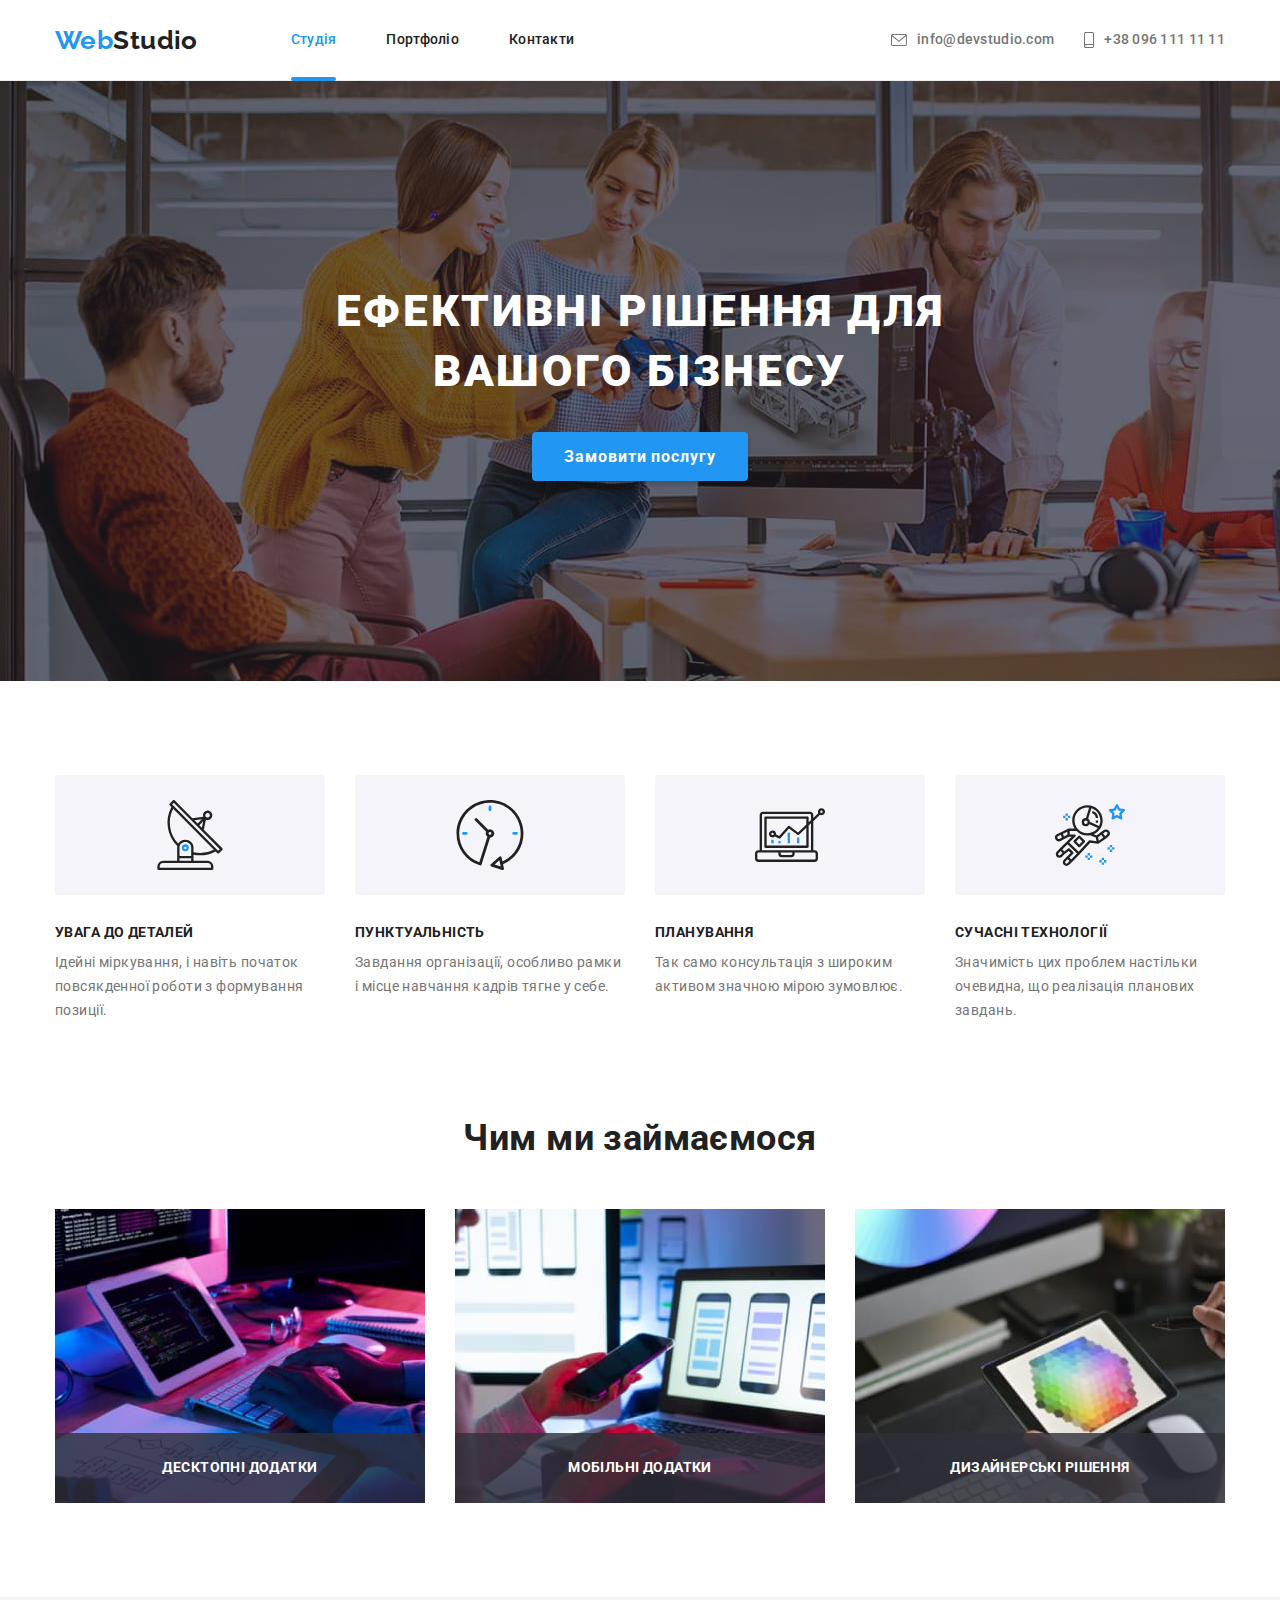
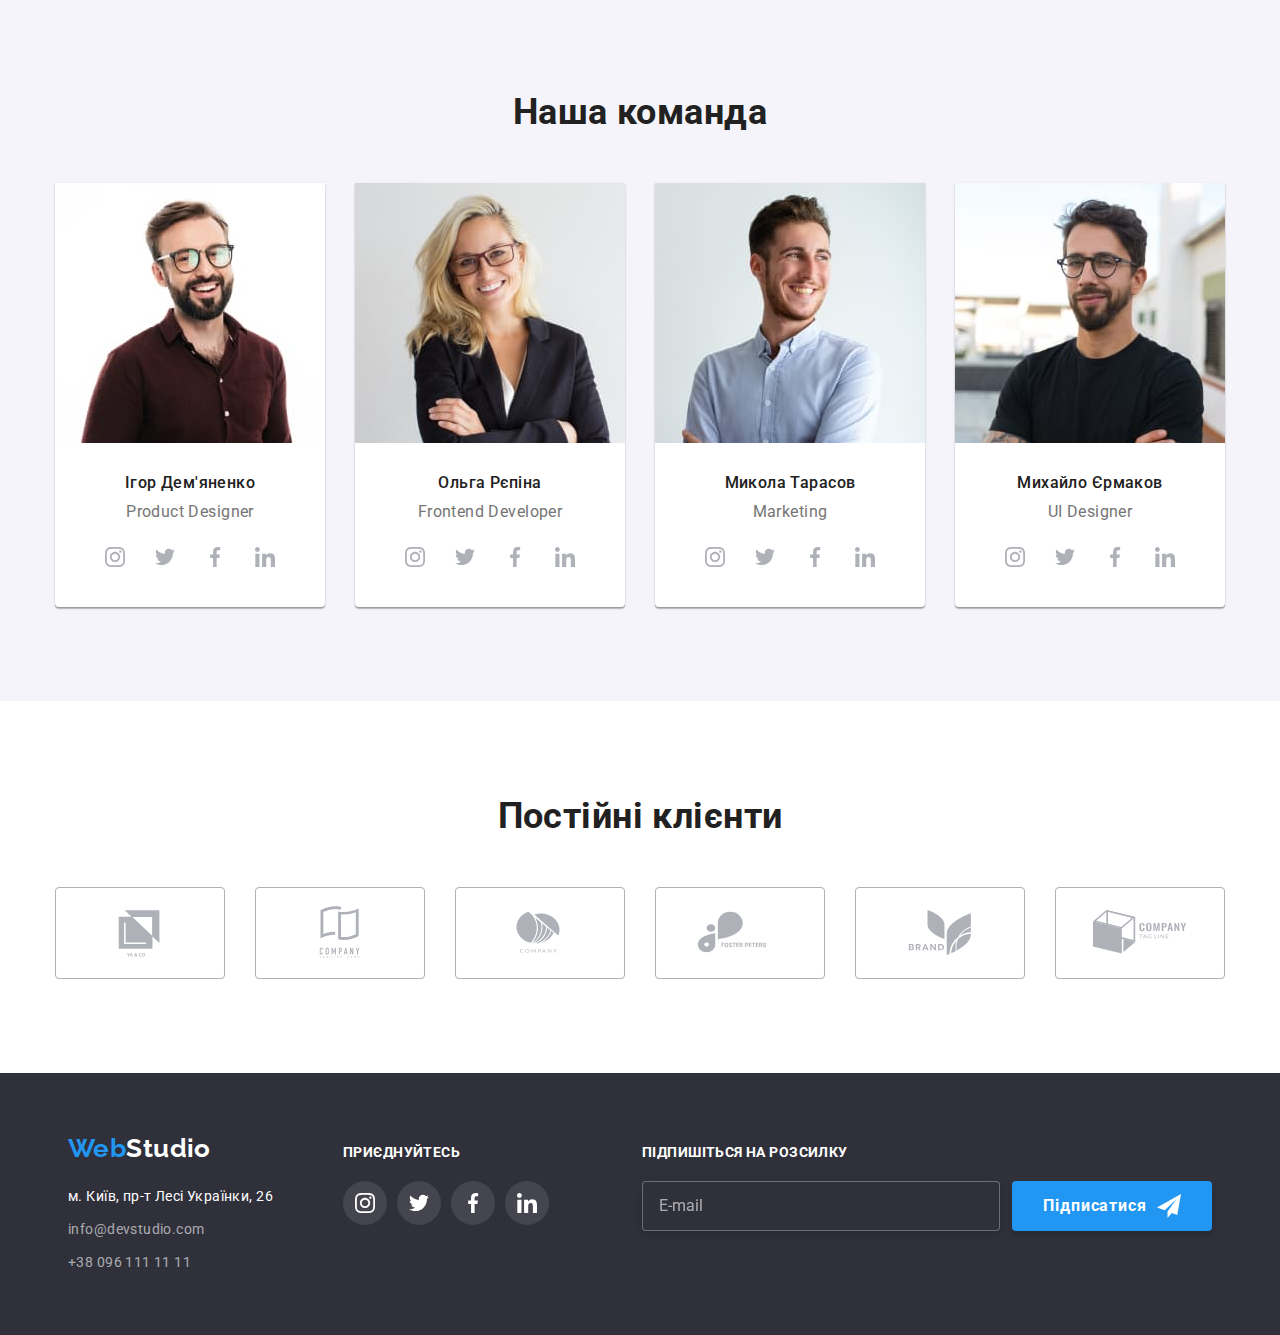
<file: index.html>
<!DOCTYPE html>
<html lang="uk">
  <head>
    <meta charset="UTF-8" />
    <meta http-equiv="X-UA-Compatible" content="IE=edge" />
    <meta name="viewport" content="width=device-width, initial-scale=1.0" />
    <title>WebStudio</title>
    <link
      href="https://fonts.googleapis.com/css2?family=Raleway:wght@700&family=Roboto:wght@400;500;700;900&display=swap"
      rel="stylesheet"
    />
    <link
      rel="stylesheet"
      href="https://cdnjs.cloudflare.com/ajax/libs/modern-normalize/1.1.0/modern-normalize.min.css"
    />
    <link rel="stylesheet" href="./css/main.min.css" />
  </head>
  <body>
    <!--Шапка сайта-->
    <header class="page-header">
      <div class="container main-nav">
        <a class="logo page-header__logo" href="./index.html"
          ><span class="page-header__logo-web">Web</span>Studio</a
        >
        <nav class="site-nav">
          <ul class="site-nav__list">
            <li class="site-nav__item">
              <a
                class="site-nav__link site-nav__link--current site-nav__link-underline"
                href="./index.html"
                >Студія</a
              >
            </li>
            <li class="site-nav__item">
              <a class="site-nav__link" href="./portfolio.html">Портфоліо</a>
            </li>
            <li class="site-nav__item">
              <a class="site-nav__link" href="#">Контакти</a>
            </li>
          </ul>
        </nav>
        <ul class="contacts-list">
          <li class="contacts-list__item">
            <a class="contacts-list__link" href="mailto:info@devstudio.com">
              <svg class="contacts-list__icon" width="16" height="12">
                <use href="./images/icons.svg#icon-envelope"></use>
              </svg>
              info@devstudio.com
            </a>
          </li>
          <li class="contacts-list__item">
            <a class="contacts-list__link" href="tel:+380961111111">
              <svg class="contacts-list__icon" width="10" height="16">
                <use href="./images/icons.svg#icon-smartphone"></use>
              </svg>
              +38 096 111 11 11
            </a>
          </li>
        </ul>
        <button type="button" class="menu-open">
          <svg
            width="24"
            height="16"
            aria-expanded="false"
            aria-label="Перехід на мобільне меню"
          >
            <use class="icon-menu" href="./images/icons.svg#icon-menu"></use>
          </svg>
        </button>
      </div>
      <div class="mobile-menu is-hidden">
        <div class="container">
          <button class="btn-close">
            <svg class="modal-close-icon" width="19" height="19">
              <use href="./images/icons.svg#icon-close-icon"></use>
            </svg>
          </button>
          <ul class="mobile-menu-list">
            <li class="mobile-menu-list__item">
              <a
                href=""
                class="mobile-menu-list__link mobile-menu-list__link-current"
                >Студія</a
              >
            </li>
            <li class="mobile-menu-list__item">
              <a href="./portfolio.html" class="mobile-menu-list__link">Портфоліо</a>
            </li>
            <li class="mobile-menu-list__item">
              <a href="" class="mobile-menu-list__link">Контакти</a>
            </li>
          </ul>
          <div class="mobile-menu-bottom">
            <ul class="mobile-menu-contacts">
              <li class="mobile-menu-contacts__item">
                <a
                  href="tel:+380961111111"
                  class="mobile-menu-contacts__link mobile-menu-contacts__link-big-size"
                  >+38 096 111 11 11</a
                >
              </li>
              <li class="mobile-menu-contacts__item">
                <a
                  href="mailto:info@devstudio.com"
                  class="mobile-menu-contacts__link mobile-menu-contacts__link-small-size"
                  >info@devstudio.com</a
                >
              </li>
            </ul>
            <ul class="mobile-menu-social">
              <li class="mobile-menu-social__item">
                <a href="" class="mobile-menu-social__link">Instagram</a>
              </li>
              <li class="mobile-menu-social__item">
                <a href="" class="mobile-menu-social__link">Twitter</a>
              </li>
              <li class="mobile-menu-social__item">
                <a href="" class="mobile-menu-social__link">Facebook</a>
              </li>
              <li class="mobile-menu-social__item">
                <a href="" class="mobile-menu-social__link">LinkedIn</a>
              </li>
            </ul>
          </div>
        </div>
      </div>
    </header>
    <main>
      <!--Герой-->
      <section class="hero">
        <div class="container">
          <h1 class="hero__title">Ефективні рішення для вашого бізнесу</h1>
          <button class="hero__button-primary" type="button" data-modal-open>
            Замовити послугу
          </button>
        </div>
      </section>

      <!--Особливості-->
      <section class="section-features">
        <div class="container">
          <h2 class="visually-hidden">Особливості</h2>
          <ul class="section-features__list">
            <li class="section-features__item section-features__icon-antenna">
              <h3 class="section-features__title">УВАГА ДО ДЕТАЛЕЙ</h3>
              <p class="section-features__text">
                Ідейні міркування, і навіть початок повсякденної роботи з
                формування позиції.
              </p>
            </li>
            <li class="section-features__item section-features__icon-clock">
              <h3 class="section-features__title">ПУНКТУАЛЬНІСТЬ</h3>
              <p class="section-features__text">
                Завдання організації, особливо рамки і місце навчання кадрів
                тягне у себе.
              </p>
            </li>
            <li class="section-features__item section-features__icon-diagram">
              <h3 class="section-features__title">ПЛАНУВАННЯ</h3>
              <p class="section-features__text">
                Так само консультація з широким активом значною мірою зумовлює.
              </p>
            </li>
            <li class="section-features__item section-features__icon-astronaut">
              <h3 class="section-features__title">СУЧАСНІ ТЕХНОЛОГІЇ</h3>
              <p class="section-features__text">
                Значимість цих проблем настільки очевидна, що реалізація
                планових завдань.
              </p>
            </li>
          </ul>
        </div>
      </section>

      <!--Чим ми займаємося-->
      <section class="section-photo">
        <div class="container">
          <h2 class="section-photo__title">Чим ми займаємося</h2>
          <ul class="section-photo__list">
            <li class="section-photo__item">
              <picture>
                <source
                  srcset="
                    ./images/desktop/box1.jpg   1x,
                    ./images/desktop/box1x2.jpg 2x
                  "
                  media="(min-width:1200px)"
                />
                <img
                  src="./images/desktop/box1.jpg"
                  alt="Людина друкує на клавіатурі комп'ютера"
                  width="370"
                />
              </picture>
              <p class="section-photo__text">Десктопні додатки</p>
            </li>
            <li class="section-photo__item">
              <picture>
                <source
                  srcset="
                    ./images/desktop/box2.jpg   1x,
                    ./images/desktop/box2x2.jpg 2x
                  "
                  media="(min-width:1200px)"
                />
                <img
                  src="./images/desktop/box2.jpg"
                  alt="Людина працює за ноутбуком з телефоном у лівій руці"
                  width="370"
                />
              </picture>
              <p class="section-photo__text">Мобільні додатки</p>
            </li>
            <li class="section-photo__item">
              <picture>
                <source
                  srcset="
                    ./images/desktop/box3.jpg   1x,
                    ./images/desktop/box3x2.jpg 2x
                  "
                  media="(min-width:1200px)"
                />
                <img
                  src="./images/box3.jpg"
                  alt="Людина працює з планшетом"
                  width="370"
                />
              </picture>
              <p class="section-photo__text">Дизайнерські рішення</p>
            </li>
          </ul>
        </div>
      </section>

      <!--Наша команда-->
      <section class="section-team">
        <div class="container">
          <h2 class="section-team__title">Наша команда</h2>
          <ul class="section-team__list">
            <li class="section-team__item">
              <picture>
                <source
                  srcset="
                    ./images/desktop/member1.jpg   1x,
                    ./images/desktop/member1x2.jpg 2x
                  "
                  media="(min-width:1200px)"
                />
                <source
                  srcset="
                    ./images/tablet/member1.jpg   1x,
                    ./images/tablet/member1x2.jpg 2x
                  "
                  media="(min-width:768px)"
                />
                <source
                  srcset="
                    ./images/mobile/member1.jpg   1x,
                    ./images/mobile/member1x2.jpg 2x
                  "
                  media="(min-width:480px)"
                />
                <img
                  src="./images/mobile/member1.jpg"
                  alt="фото Ігора Дем'яненко"
                  width="270"
                />
              </picture>
              <div class="section-team__text">
                <h3 class="section-team__name">Ігор Дем'яненко</h3>
                <p class="section-team__position">Product Designer</p>
                <ul class="social-networks__list">
                  <li class="social-networks__item">
                    <a class="social-networks__link" href="">
                      <svg class="social-networks__icon">
                        <use href="./images/icons.svg#icon-instagram"></use>
                      </svg>
                    </a>
                  </li>
                  <li class="social-networks__item">
                    <a class="social-networks__link" href="">
                      <svg class="social-networks__icon">
                        <use href="./images/icons.svg#icon-twitter"></use>
                      </svg>
                    </a>
                  </li>
                  <li class="social-networks__item">
                    <a class="social-networks__link" href="">
                      <svg class="social-networks__icon">
                        <use href="./images/icons.svg#icon-facebook"></use>
                      </svg>
                    </a>
                  </li>
                  <li class="social-networks__item">
                    <a class="social-networks__link" href="">
                      <svg class="social-networks__icon">
                        <use href="./images/icons.svg#icon-linkedin"></use>
                      </svg>
                    </a>
                  </li>
                </ul>
              </div>
            </li>
            <li class="section-team__item">
              <picture>
                <source
                  srcset="
                    ./images/desktop/member2.jpg   1x,
                    ./images/desktop/member2x2.jpg 2x
                  "
                  media="(min-width:1200px)"
                />
                <source
                  srcset="
                    ./images/tablet/member2.jpg   1x,
                    ./images/tablet/member2x2.jpg 2x
                  "
                  media="(min-width:768px)"
                />
                <source
                  srcset="
                    ./images/mobile/member2.jpg   1x,
                    ./images/mobile/member2x2.jpg 2x
                  "
                  media="(min-width:480px)"
                />
                <img
                  src="./images/mobile/member2.jpg"
                  alt="фото Ольги Рєпіної"
                  width="270"
                />
              </picture>
              <div class="section-team__text">
                <h3 class="section-team__name">Ольга Рєпіна</h3>
                <p class="section-team__position">Frontend Developer</p>
                <ul class="social-networks__list">
                  <li class="social-networks__item">
                    <a class="social-networks__link" href="">
                      <svg class="social-networks__icon">
                        <use href="./images/icons.svg#icon-instagram"></use>
                      </svg>
                    </a>
                  </li>
                  <li class="social-networks__item">
                    <a class="social-networks__link" href="">
                      <svg class="social-networks__icon">
                        <use href="./images/icons.svg#icon-twitter"></use>
                      </svg>
                    </a>
                  </li>
                  <li class="social-networks__item">
                    <a class="social-networks__link" href="">
                      <svg class="social-networks__icon">
                        <use href="./images/icons.svg#icon-facebook"></use>
                      </svg>
                    </a>
                  </li>
                  <li class="social-networks__item">
                    <a class="social-networks__link" href="">
                      <svg class="social-networks__icon">
                        <use href="./images/icons.svg#icon-linkedin"></use>
                      </svg>
                    </a>
                  </li>
                </ul>
              </div>
            </li>
            <li class="section-team__item">
              <picture>
                <source
                  srcset="
                    ./images/desktop/member3.jpg   1x,
                    ./images/desktop/member3x2.jpg 2x
                  "
                  media="(min-width:1200px)"
                />
                <source
                  srcset="
                    ./images/tablet/member3.jpg   1x,
                    ./images/tablet/member3x2.jpg 2x
                  "
                  media="(min-width:768px)"
                />
                <source
                  srcset="
                    ./images/mobile/member3.jpg   1x,
                    ./images/mobile/member3x2.jpg 2x
                  "
                  media="(min-width:480px)"
                />
                <img
                  src="./images/mobile/member3.jpg"
                  alt="фото Миколи Тарасова"
                  width="270"
                />
              </picture>
              <div class="section-team__text">
                <h3 class="section-team__name">Микола Тарасов</h3>
                <p class="section-team__position">Marketing</p>
                <ul class="social-networks__list">
                  <li class="social-networks__item">
                    <a class="social-networks__link" href="">
                      <svg class="social-networks__icon">
                        <use href="./images/icons.svg#icon-instagram"></use>
                      </svg>
                    </a>
                  </li>
                  <li class="social-networks__item">
                    <a class="social-networks__link" href="">
                      <svg class="social-networks__icon">
                        <use href="./images/icons.svg#icon-twitter"></use>
                      </svg>
                    </a>
                  </li>
                  <li class="social-networks__item">
                    <a class="social-networks__link" href="">
                      <svg class="social-networks__icon">
                        <use href="./images/icons.svg#icon-facebook"></use>
                      </svg>
                    </a>
                  </li>
                  <li class="social-networks__item">
                    <a class="social-networks__link" href="">
                      <svg class="social-networks__icon">
                        <use href="./images/icons.svg#icon-linkedin"></use>
                      </svg>
                    </a>
                  </li>
                </ul>
              </div>
            </li>
            <li class="section-team__item">
              <picture>
                <source
                  srcset="
                    ./images/desktop/member4.jpg   1x,
                    ./images/desktop/member4x2.jpg 2x
                  "
                  media="(min-width:1200px)"
                />
                <source
                  srcset="
                    ./images/tablet/member4.jpg   1x,
                    ./images/tablet/member4x2.jpg 2x
                  "
                  media="(min-width:768px)"
                />
                <source
                  srcset="
                    ./images/mobile/member4.jpg   1x,
                    ./images/mobile/member4x2.jpg 2x
                  "
                  media="(min-width:480px)"
                />
                <img
                  src="./images/mobile/member4.jpg"
                  alt="фото Михайла Єрмакова"
                  width="270"
                />
              </picture>
              <div class="section-team__text">
                <h3 class="section-team__name">Михайло Єрмаков</h3>
                <p class="section-team__position">UI Designer</p>
                <ul class="social-networks__list">
                  <li class="social-networks__item">
                    <a class="social-networks__link" href="">
                      <svg class="social-networks__icon">
                        <use href="./images/icons.svg#icon-instagram"></use>
                      </svg>
                    </a>
                  </li>
                  <li class="social-networks__item">
                    <a class="social-networks__link" href="">
                      <svg class="social-networks__icon">
                        <use href="./images/icons.svg#icon-twitter"></use>
                      </svg>
                    </a>
                  </li>
                  <li class="social-networks__item">
                    <a class="social-networks__link" href="">
                      <svg class="social-networks__icon">
                        <use href="./images/icons.svg#icon-facebook"></use>
                      </svg>
                    </a>
                  </li>
                  <li class="social-networks__item">
                    <a class="social-networks__link" href="">
                      <svg class="social-networks__icon">
                        <use href="./images/icons.svg#icon-linkedin"></use>
                      </svg>
                    </a>
                  </li>
                </ul>
              </div>
            </li>
          </ul>
        </div>
      </section>
      <!--Постійні клієнти-->
      <section class="section-clients">
        <div class="container">
          <h2 class="section-clients__title">Постійні клієнти</h2>
          <ul class="section-clients__list">
            <li class="section-clients__item">
              <a class="section-clients__link" href="">
                <svg class="section-clients__icon">
                  <use href="./images/icons.svg#icon-ya-co"></use>
                </svg>
              </a>
            </li>
            <li class="section-clients__item">
              <a class="section-clients__link" href="">
                <svg class="section-clients__icon">
                  <use href="./images/icons.svg#icon-company-tagline"></use>
                </svg>
              </a>
            </li>
            <li class="section-clients__item">
              <a class="section-clients__link" href="">
                <svg class="section-clients__icon">
                  <use href="./images/icons.svg#icon-company"></use>
                </svg>
              </a>
            </li>
            <li class="section-clients__item">
              <a class="section-clients__link" href="">
                <svg class="section-clients__icon">
                  <use href="./images/icons.svg#icon-foster-peters"></use>
                </svg>
              </a>
            </li>
            <li class="section-clients__item">
              <a class="section-clients__link" href="">
                <svg class="section-clients__icon">
                  <use href="./images/icons.svg#icon-brand"></use>
                </svg>
              </a>
            </li>
            <li class="section-clients__item">
              <a class="section-clients__link" href="">
                <svg class="section-clients__icon">
                  <use href="./images/icons.svg#icon-company-tag-line"></use>
                </svg>
              </a>
            </li>
          </ul>
        </div>
      </section>
    </main>

    <!--Підвал-->
    <footer class="page-footer">
      <div class="container">
        <div class="page-footer__main-contacts">
          <a href="./index.html"
            ><span class="logo page-footer__logo-web">Web</span
            ><span class="logo page-footer__logo-studio">Studio</span></a
          >
          <address class="page-footer__address">
            <ul>
              <li class="page-footer__item">
                <a
                  class="page-footer__google-maps"
                  href="https://goo.gl/maps/dBgwdmVwpfKGemKN6"
                  target="_blank"
                  rel="noopener noreferrer nofollow"
                  >м. Київ, пр-т Лесі Українки, 26</a
                >
              </li>
              <li class="page-footer__item">
                <a
                  class="page-footer__contacts page-footer__mail"
                  href="mailto:info@devstudio.com"
                  >info@devstudio.com</a
                >
              </li>
              <li class="page-footer__item">
                <a class="page-footer__contacts" href="tel:+380961111111"
                  >+38 096 111 11 11</a
                >
              </li>
            </ul>
          </address>
        </div>
        <div class="page-footer__social">
          <p class="page-footer__text">приєднуйтесь</p>
          <ul class="social-networks__footer-list">
            <li class="social-networks__item">
              <a class="social-networks__footer-links" href="">
                <svg class="social-networks__footer-icon">
                  <use href="./images/icons.svg#icon-instagram"></use>
                </svg>
              </a>
            </li>
            <li class="social-networks__item">
              <a class="social-networks__footer-links" href="">
                <svg class="social-networks__footer-icon">
                  <use href="./images/icons.svg#icon-twitter"></use>
                </svg>
              </a>
            </li>
            <li class="social-networks__item">
              <a class="social-networks__footer-links" href="">
                <svg class="social-networks__footer-icon">
                  <use href="./images/icons.svg#icon-facebook"></use>
                </svg>
              </a>
            </li>
            <li class="social-networks__item">
              <a class="social-networks__footer-links" href="">
                <svg class="social-networks__footer-icon">
                  <use href="./images/icons.svg#icon-linkedin"></use>
                </svg>
              </a>
            </li>
          </ul>
        </div>
        <div class="page-footer__footer-subscribe">
          <p class="page-footer__text">Підпишіться на розсилку</p>
          <form class="page-footer__btns">
            <input
              class="page-footer__input"
              type="email"
              placeholder="E-mail"
            />
            <button class="page-footer__submit" type="submit">
              Підписатися
              <svg class="page-footer__icon-send" width="24" height="24">
                <use href="./images/icons.svg#icon-send"></use>
              </svg>
            </button>
          </form>
        </div>
      </div>
    </footer>
    <!--Модальне вікно-->
    <div data-modal class="backdrop is-hidden">
      <div class="modal">
        <form class="modal__form">
          <p class="modal__title">Залиште свої дані, ми вам передзвонимо</p>
          <div class="modal__form-field">
            <label for="name">Ім'я</label>
            <div class="modal__input-wrapper">
              <input
                class="modal__form-input"
                type="text"
                name="name"
                id="name"
              />
              <svg class="modal__icon" width="18" heigth="18">
                <use href="./images/icons.svg#icon-person-black-18dp"></use>
              </svg>
            </div>
          </div>
          <div class="modal__form-field">
            <label for="tel">Телефон</label>
            <div class="modal__input-wrapper">
              <input class="modal__form-input" type="tel" name="tel" id="tel" />
              <svg class="modal__icon" width="18" height="18">
                <use href="./images/icons.svg#icon-phone-black-18dp"></use>
              </svg>
            </div>
          </div>
          <div class="modal__form-field">
            <label for="mail">Пошта</label>
            <div class="modal__input-wrapper">
              <input
                class="modal__form-input"
                type="email"
                name="mail"
                id="mail"
              />
              <svg class="modal__icon" width="18" height="18">
                <use href="./images/icons.svg#icon-email-black-18dp"></use>
              </svg>
            </div>
          </div>
          <div class="modal__form-field">
            <label for="comment">Коментар</label>
            <textarea
              class="modal__form-input modal__form-comment"
              name="comment"
              id="comment"
              cols="30"
              rows="10"
              placeholder="Введіть текст"
            ></textarea>
          </div>
          <div class="modal__form-field-checkbox">
            <input
              class="modal__input-checkbox visually-hidden"
              type="checkbox"
              name="policy"
              id="policy"
            />
            <label class="modal__check-text" for="policy">
              <span class="modal__check">
                <svg class="modal__check-icon" width="16" height="15">
                  <use href="./images/icons.svg#icon-check"></use>
                </svg>
              </span>
              Погоджуюся з розсилкою та приймаю &nbsp;
              <a href="#" class="modal__form-agreement"
                >Умови договору</a
              ></label
            >
          </div>
          <button class="modal__btn-submit" type="submit">Відправити</button>
        </form>
        <button class="modal__close-btn" type="button" data-modal-close>
          <svg class="modal__close-icon" width="18" height="18">
            <use href="./images/icons.svg#icon-close-icon"></use>
          </svg>
        </button>
      </div>
    </div>
    <script src="./js/mobile-menu.js"></script>
    <script src="./js/modal.js"></script>
  </body>
</html>
</file>
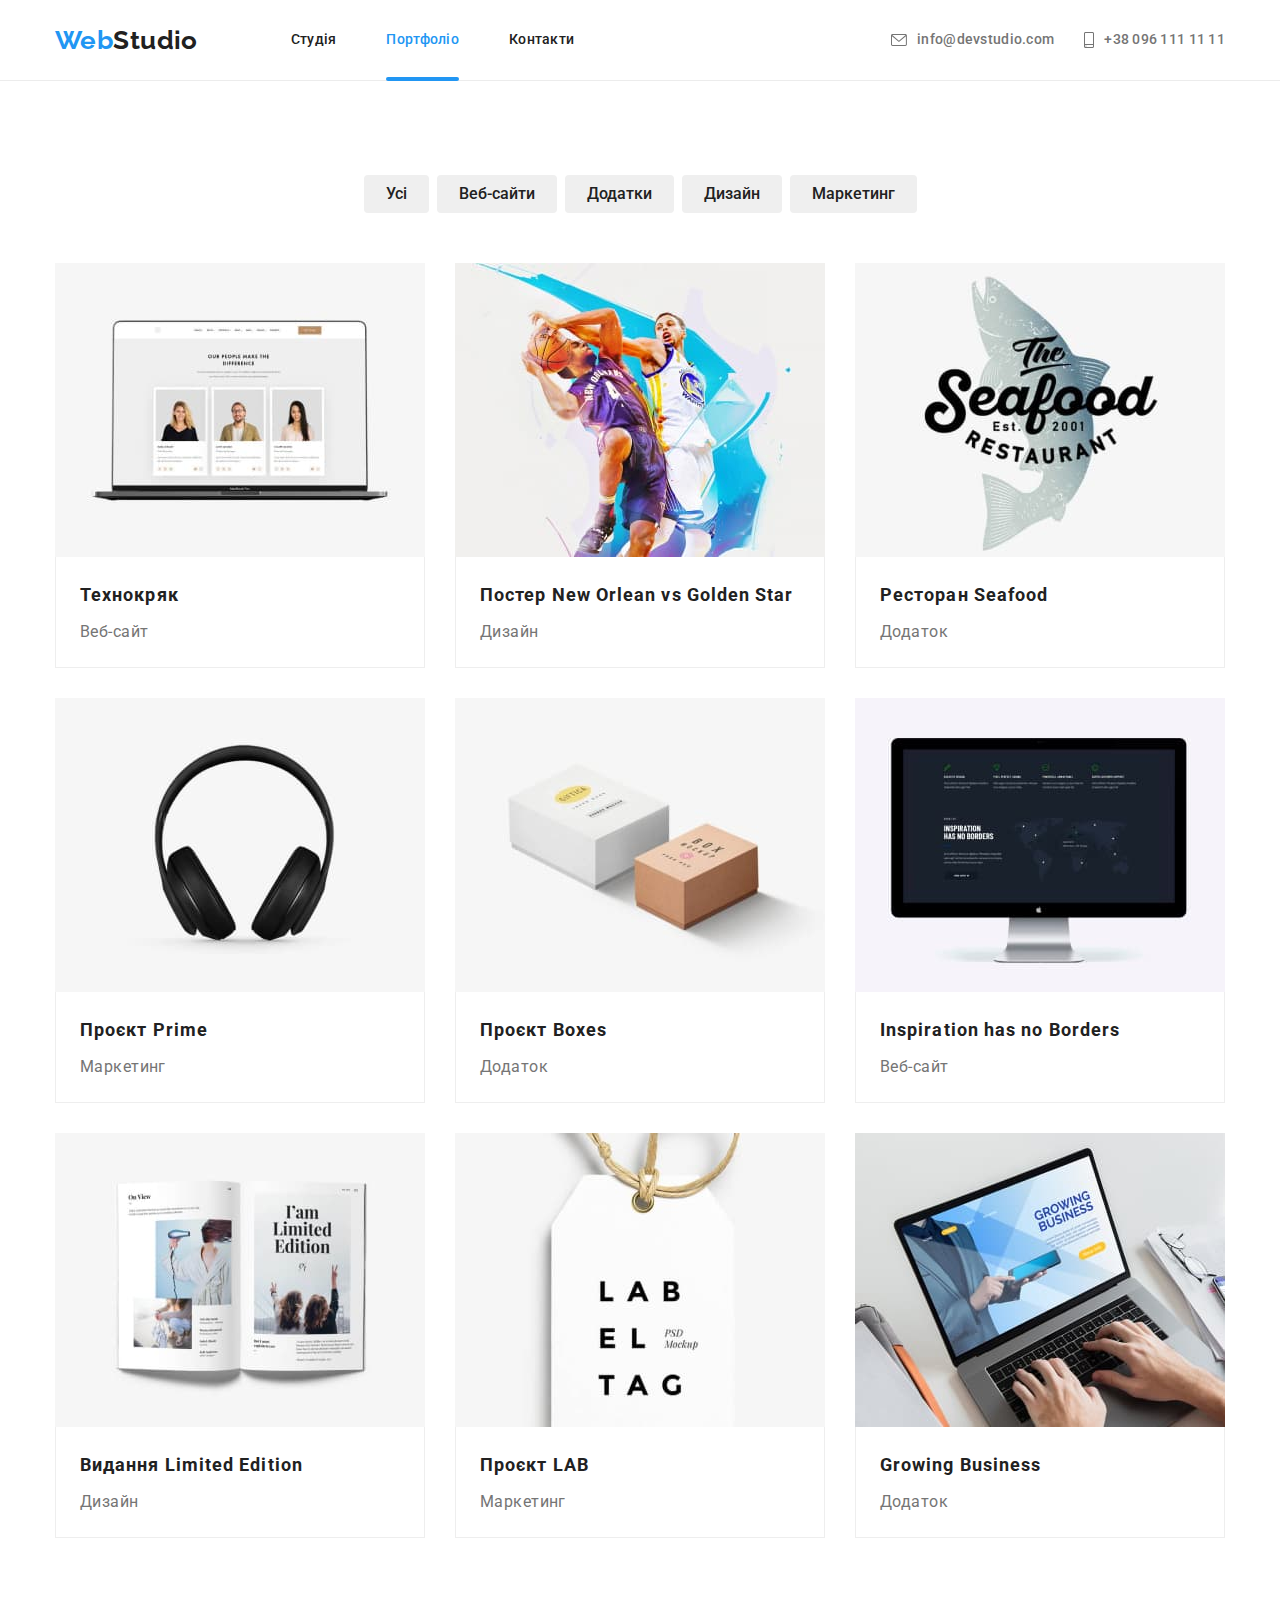
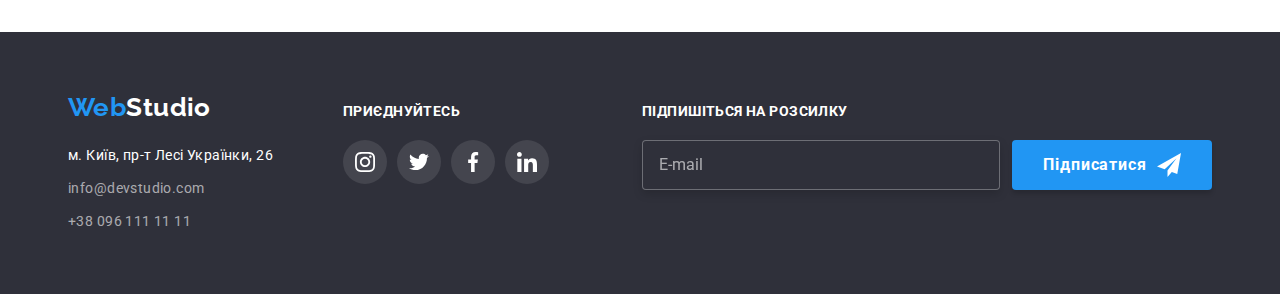
<file: portfolio.html>
<!DOCTYPE html>
<html lang="uk">
  <head>
    <meta charset="UTF-8" />
    <meta http-equiv="X-UA-Compatible" content="IE=edge" />
    <meta name="viewport" content="width=device-width, initial-scale=1.0" />
    <title>WebStudio</title>
    <link
      href="https://fonts.googleapis.com/css2?family=Raleway:wght@700&family=Roboto:wght@400;500;700;900&display=swap"
      rel="stylesheet"
    />
    <link
      rel="stylesheet"
      href="https://cdnjs.cloudflare.com/ajax/libs/modern-normalize/1.1.0/modern-normalize.min.css"
    />
    <link rel="stylesheet" href="./css/main.min.css" />
  </head>

  <body>
    <header class="page-header">
      <div class="container main-nav">
        <a class="logo page-header__logo" href="./index.html"
          ><span class="page-header__logo-web">Web</span>Studio</a
        >
        <nav class="site-nav">
          <ul class="site-nav__list">
            <li class="site-nav__item">
              <a class="site-nav__link" href="./index.html">Студія</a>
            </li>
            <li class="site-nav__item">
              <a
                class="site-nav__link site-nav__link--current site-nav__link-underline"
                href="./portfolio.html"
                >Портфоліо</a
              >
            </li>
            <li class="site-nav__item">
              <a class="site-nav__link" href="#">Контакти</a>
            </li>
          </ul>
        </nav>

        <ul class="contacts-list">
          <li class="contacts-list__item">
            <a class="contacts-list__link" href="mailto:info@devstudio.com"
              ><svg class="contacts-list__icon" width="16" height="12">
                <use href="./images/icons.svg#icon-envelope"></use></svg
              >info@devstudio.com</a
            >
          </li>
          <li class="contacts-list__item">
            <a class="contacts-list__link" href="tel:+380961111111"
              ><svg class="contacts-list__icon" width="10" height="16">
                <use href="./images/icons.svg#icon-smartphone"></use></svg
              >+38 096 111 11 11</a
            >
          </li>
        </ul>
        <button type="button" class="menu-open">
          <svg
            width="24"
            height="16"
            aria-expanded="false"
            aria-label="Перехід на мобільне меню"
          >
            <use class="icon-menu" href="./images/icons.svg#icon-menu"></use>
          </svg>
        </button>
      </div>
      <div class="mobile-menu is-hidden">
        <div class="container">
          <button class="btn-close">
            <svg class="modal-close-icon" width="19" height="19">
              <use href="./images/icons.svg#icon-close-icon"></use>
            </svg>
          </button>
          <ul class="mobile-menu-list">
            <li class="mobile-menu-list__item">
              <a href="./index.html" class="mobile-menu-list__link">Студія</a>
            </li>
            <li class="mobile-menu-list__item">
              <a
                href=""
                class="mobile-menu-list__link mobile-menu-list__link-current"
                >Портфоліо</a
              >
            </li>
            <li class="mobile-menu-list__item">
              <a href="" class="mobile-menu-list__link">Контакти</a>
            </li>
          </ul>
          <div class="mobile-menu-bottom">
            <ul class="mobile-menu-contacts">
              <li class="mobile-menu-contacts__item">
                <a
                  href="tel:+380961111111"
                  class="mobile-menu-contacts__link mobile-menu-contacts__link-big-size"
                  >+38 096 111 11 11</a
                >
              </li>
              <li class="mobile-menu-contacts__item">
                <a
                  href="mailto:info@devstudio.com"
                  class="mobile-menu-contacts__link mobile-menu-contacts__link-small-size"
                  >info@devstudio.com</a
                >
              </li>
            </ul>
            <ul class="mobile-menu-social">
              <li class="mobile-menu-social__item">
                <a href="" class="mobile-menu-social__link">Instagram</a>
              </li>
              <li class="mobile-menu-social__item">
                <a href="" class="mobile-menu-social__link">Twitter</a>
              </li>
              <li class="mobile-menu-social__item">
                <a href="" class="mobile-menu-social__link">Facebook</a>
              </li>
              <li class="mobile-menu-social__item">
                <a href="" class="mobile-menu-social__link">LinkedIn</a>
              </li>
            </ul>
          </div>
        </div>
      </div>
    </header>
    <main>
      <section class="portfolio">
        <div class="container">
          <h1 class="visually-hidden">Портфоліо</h1>
          <ul class="portfolio-btn__list">
            <li class="portfolio-btn__item">
              <button class="portfolio-btn__filter" type="button">Усі</button>
            </li>
            <li class="portfolio-btn__item">
              <button class="portfolio-btn__filter" type="button">
                Веб-сайти
              </button>
            </li>
            <li class="portfolio-btn__item">
              <button class="portfolio-btn__filter" type="button">
                Додатки
              </button>
            </li>
            <li class="portfolio-btn__item">
              <button class="portfolio-btn__filter" type="button">
                Дизайн
              </button>
            </li>
            <li class="portfolio-btn__item">
              <button class="portfolio-btn__filter marketing" type="button">
                Маркетинг
              </button>
            </li>
          </ul>

          <ul class="portfolio__list">
            <li class="portfolio__item">
              <a class="portfolio__link" href="#">
                <div class="portfolio__description">
                  <picture>
                    <source
                      srcset="
                        ./images/desktop/portfolio1.jpg   1x,
                        ./images/desktop/portfolio1x2.jpg 2x
                      "
                      media="(min-width:1200px)"
                    />
                    <source
                      srcset="
                        ./images/tablet/portfolio1.jpg   1x,
                        ./images/tablet/portfolio1x2.jpg 2x
                      "
                      media="(min-width:768px)"
                    />
                    <source
                      srcset="
                        ./images/mobile/portfolio1.jpg   1x,
                        ./images/mobile/portfolio1x2.jpg 2x
                      "
                      media="(min-width:480px)"
                    />
                    <img
                      src="./images/mobile/portfolio1.jpg"
                      alt="Відкритий ноутбук"
                      width="370"
                      height="294"
                    />
                  </picture>
                  <p class="portfolio__text-above">
                    Ресурс пропонує комплексні пропозиції з різним рівнем
                    функціоналу та сервісів. Все це дозволить відвідувачу
                    отримати вичерпні відомості про компанію чи приватну особу.
                  </p>
                </div>
                <div class="portfolio__text">
                  <h2 class="portfolio__title">Технокряк</h2>
                  <p class="portfolio__type">Веб-сайт</p>
                </div>
              </a>
            </li>

            <li class="portfolio__item">
              <a class="portfolio__link" href="#">
                <div class="portfolio__description">
                  <picture>
                    <source
                      srcset="
                        ./images/desktop/portfolio2.jpg   1x,
                        ./images/desktop/portfolio2x2.jpg 2x
                      "
                      media="(min-width:1200px)"
                    />
                    <source
                      srcset="
                        ./images/tablet/portfolio2.jpg   1x,
                        ./images/tablet/portfolio2x2.jpg 2x
                      "
                      media="(min-width:768px)"
                    />
                    <source
                      srcset="
                        ./images/mobile/portfolio2.jpg   1x,
                        ./images/mobile/portfolio2x2.jpg 2x
                      "
                      media="(min-width:480px)"
                    />
                    <img
                      src="./images/mobile/portfolio2.jpg"
                      alt="Два гравця грають у баскетбол"
                      width="370"
                      height="294"
                    />
                  </picture>
                  <p class="portfolio__text-above">
                    Ресурс пропонує комплексні пропозиції з різним рівнем
                    функціоналу та сервісів. Все це дозволить відвідувачу
                    отримати вичерпні відомості про компанію чи приватну особу.
                  </p>
                </div>
                <div class="portfolio__text">
                  <h2 class="portfolio__title">
                    Постер New Orlean vs Golden Star
                  </h2>
                  <p class="portfolio__type">Дизайн</p>
                </div>
              </a>
            </li>

            <li class="portfolio__item">
              <a class="portfolio__link" href="#">
                <div class="portfolio__description">
                  <picture>
                    <source
                      srcset="
                        ./images/desktop/portfolio3.jpg   1x,
                        ./images/desktop/portfolio3x2.jpg 2x
                      "
                      media="(min-width:1200px)"
                    />
                    <source
                      srcset="
                        ./images/tablet/portfolio3.jpg   1x,
                        ./images/tablet/portfolio3x2.jpg 2x
                      "
                      media="(min-width:768px)"
                    />
                    <source
                      srcset="
                        ./images/mobile/portfolio3.jpg   1x,
                        ./images/mobile/portfolio3x2.jpg 2x
                      "
                      media="(min-width:480px)"
                    />
                    <img
                      src="./images/mobile/portfolio3.jpg"
                      alt="Логотип ресторана Seafood"
                      width="370"
                      height="294"
                    />
                  </picture>
                  <p class="portfolio__text-above">
                    Ресурс пропонує комплексні пропозиції з різним рівнем
                    функціоналу та сервісів. Все це дозволить відвідувачу
                    отримати вичерпні відомості про компанію чи приватну особу.
                  </p>
                </div>

                <div class="portfolio__text">
                  <h2 class="portfolio__title">Ресторан Seafood</h2>
                  <p class="portfolio__type">Додаток</p>
                </div>
              </a>
            </li>

            <li class="portfolio__item">
              <a class="portfolio__link" href="#">
                <div class="portfolio__description">
                  <picture>
                    <source
                      srcset="
                        ./images/desktop/portfolio4.jpg   1x,
                        ./images/desktop/portfolio4x2.jpg 2x
                      "
                      media="(min-width:1200px)"
                    />
                    <source
                      srcset="
                        ./images/tablet/portfolio4.jpg   1x,
                        ./images/tablet/portfolio4x2.jpg 2x
                      "
                      media="(min-width:768px)"
                    />
                    <source
                      srcset="
                        ./images/mobile/portfolio4.jpg   1x,
                        ./images/mobile/portfolio4x2.jpg 2x
                      "
                      media="(min-width:480px)"
                    />
                    <img
                      src="./images/mobile/portfolio4.jpg"
                      alt="Навушники"
                      width="370"
                      height="294"
                    />
                  </picture>
                  <p class="portfolio__text-above">
                    Ресурс пропонує комплексні пропозиції з різним рівнем
                    функціоналу та сервісів. Все це дозволить відвідувачу
                    отримати вичерпні відомості про компанію чи приватну особу.
                  </p>
                </div>

                <div class="portfolio__text">
                  <h2 class="portfolio__title">Проєкт Prime</h2>
                  <p class="portfolio__type">Маркетинг</p>
                </div>
              </a>
            </li>

            <li class="portfolio__item">
              <a class="portfolio__link" href="#">
                <div class="portfolio__description">
                  <picture>
                    <source
                      srcset="
                        ./images/desktop/portfolio5.jpg   1x,
                        ./images/desktop/portfolio5x2.jpg 2x
                      "
                      media="(min-width:1200px)"
                    />
                    <source
                      srcset="
                        ./images/tablet/portfolio5.jpg   1x,
                        ./images/tablet/portfolio5x2.jpg 2x
                      "
                      media="(min-width:768px)"
                    />
                    <source
                      srcset="
                        ./images/mobile/portfolio5.jpg   1x,
                        ./images/mobile/portfolio5x2.jpg 2x
                      "
                      media="(min-width:480px)"
                    />
                    <img
                      src="./images/mobile/portfolio5.jpg"
                      alt="Біла та коричнева коробки"
                      width="370"
                      height="294"
                    />
                  </picture>
                  <p class="portfolio__text-above">
                    Ресурс пропонує комплексні пропозиції з різним рівнем
                    функціоналу та сервісів. Все це дозволить відвідувачу
                    отримати вичерпні відомості про компанію чи приватну особу.
                  </p>
                </div>

                <div class="portfolio__text">
                  <h2 class="portfolio__title">Проєкт Boxes</h2>
                  <p class="portfolio__type">Додаток</p>
                </div>
              </a>
            </li>

            <li class="portfolio__item">
              <a class="portfolio__link" href="#">
                <div class="portfolio__description">
                  <picture>
                    <source
                      srcset="
                        ./images/desktop/portfolio6.jpg   1x,
                        ./images/desktop/portfolio6x2.jpg 2x
                      "
                      media="(min-width:1200px)"
                    />
                    <source
                      srcset="
                        ./images/tablet/portfolio6.jpg   1x,
                        ./images/tablet/portfolio6x2.jpg 2x
                      "
                      media="(min-width:768px)"
                    />
                    <source
                      srcset="
                        ./images/mobile/portfolio6.jpg   1x,
                        ./images/mobile/portfolio6x2.jpg 2x
                      "
                      media="(min-width:480px)"
                    />
                    <img
                      src="./images/mobile/portfolio6.jpg"
                      alt="Монітор"
                      width="370"
                      height="294"
                    />
                  </picture>
                  <p class="portfolio__text-above">
                    Ресурс пропонує комплексні пропозиції з різним рівнем
                    функціоналу та сервісів. Все це дозволить відвідувачу
                    отримати вичерпні відомості про компанію чи приватну особу.
                  </p>
                </div>

                <div class="portfolio__text">
                  <h2 class="portfolio__title">Inspiration has no Borders</h2>
                  <p class="portfolio__type">Веб-сайт</p>
                </div>
              </a>
            </li>

            <li class="portfolio__item">
              <a class="portfolio__link" href="#">
                <div class="portfolio__description">
                  <picture>
                    <source
                      srcset="
                        ./images/desktop/portfolio7.jpg   1x,
                        ./images/desktop/portfolio7x2.jpg 2x
                      "
                      media="(min-width:1200px)"
                    />
                    <source
                      srcset="
                        ./images/tablet/portfolio7.jpg   1x,
                        ./images/tablet/portfolio7x2.jpg 2x
                      "
                      media="(min-width:768px)"
                    />
                    <source
                      srcset="
                        ./images/mobile/portfolio7.jpg   1x,
                        ./images/mobile/portfolio7x2.jpg 2x
                      "
                      media="(min-width:480px)"
                    />
                    <img
                      src="./images/mobile/portfolio7.jpg"
                      alt="Відкрита книжка"
                      width="370"
                      height="294"
                    />
                  </picture>
                  <p class="portfolio__text-above">
                    Ресурс пропонує комплексні пропозиції з різним рівнем
                    функціоналу та сервісів. Все це дозволить відвідувачу
                    отримати вичерпні відомості про компанію чи приватну особу.
                  </p>
                </div>

                <div class="portfolio__text">
                  <h2 class="portfolio__title">Видання Limited Edition</h2>
                  <p class="portfolio__type">Дизайн</p>
                </div>
              </a>
            </li>

            <li class="portfolio__item">
              <a class="portfolio__link" href="#">
                <div class="portfolio__description">
                  <picture>
                    <source
                      srcset="
                        ./images/desktop/portfolio8.jpg   1x,
                        ./images/desktop/portfolio8x2.jpg 2x
                      "
                      media="(min-width:1200px)"
                    />
                    <source
                      srcset="
                        ./images/tablet/portfolio8.jpg   1x,
                        ./images/tablet/portfolio8x2.jpg 2x
                      "
                      media="(min-width:768px)"
                    />
                    <source
                      srcset="
                        ./images/mobile/portfolio8.jpg   1x,
                        ./images/mobile/portfolio8x2.jpg 2x
                      "
                      media="(min-width:480px)"
                    />
                    <img
                      src="./images/mobile/portfolio8.jpg"
                      alt="Бірка Lab el tag"
                      width="370"
                      height="294"
                    />
                  </picture>
                  <p class="portfolio__text-above">
                    Ресурс пропонує комплексні пропозиції з різним рівнем
                    функціоналу та сервісів. Все це дозволить відвідувачу
                    отримати вичерпні відомості про компанію чи приватну особу.
                  </p>
                </div>

                <div class="portfolio__text">
                  <h2 class="portfolio__title">Проєкт LAB</h2>
                  <p class="portfolio__type">Маркетинг</p>
                </div>
              </a>
            </li>

            <li class="portfolio__item">
              <a class="portfolio__link" href="#">
                <div class="portfolio__description">
                  <picture>
                    <source
                      srcset="
                        ./images/desktop/portfolio9.jpg   1x,
                        ./images/desktop/portfolio9x2.jpg 2x
                      "
                      media="(min-width:1200px)"
                    />
                    <source
                      srcset="
                        ./images/tablet/portfolio9.jpg   1x,
                        ./images/tablet/portfolio9x2.jpg 2x
                      "
                      media="(min-width:768px)"
                    />
                    <source
                      srcset="
                        ./images/mobile/portfolio9.jpg   1x,
                        ./images/mobile/portfolio9x2.jpg 2x
                      "
                      media="(min-width:480px)"
                    />
                    <img
                      src="./images/mobile/portfolio9.jpg"
                      alt="Людина працює за ноутбуком"
                      width="370"
                      height="294"
                    />
                  </picture>
                  <p class="portfolio__text-above">
                    Ресурс пропонує комплексні пропозиції з різним рівнем
                    функціоналу та сервісів. Все це дозволить відвідувачу
                    отримати вичерпні відомості про компанію чи приватну особу.
                  </p>
                </div>

                <div class="portfolio__text">
                  <h2 class="portfolio__title">Growing Business</h2>
                  <p class="portfolio__type">Додаток</p>
                </div>
              </a>
            </li>
          </ul>
        </div>
      </section>
    </main>
    <footer class="page-footer">
      <div class="container">
        <div class="page-footer__main-contacts">
          <a href="./index.html"
            ><span class="logo page-footer__logo-web">Web</span
            ><span class="logo page-footer__logo-studio">Studio</span></a
          >
          <address class="page-footer__address">
            <ul>
              <li class="page-footer__item">
                <a
                  class="page-footer__google-maps"
                  href="https://goo.gl/maps/dBgwdmVwpfKGemKN6"
                  target="_blank"
                  rel="noopener noreferrer nofollow"
                  >м. Київ, пр-т Лесі Українки, 26</a
                >
              </li>
              <li class="page-footer__item">
                <a
                  class="page-footer__contacts page-footer__mail"
                  href="mailto:info@devstudio.com"
                  >info@devstudio.com</a
                >
              </li>
              <li class="page-footer__item">
                <a class="page-footer__contacts" href="tel:+380961111111"
                  >+38 096 111 11 11</a
                >
              </li>
            </ul>
          </address>
        </div>
        <div class="page-footer__social">
          <p class="page-footer__text">приєднуйтесь</p>
          <ul class="social-networks__footer-list">
            <li class="social-networks__item">
              <a class="social-networks__footer-links" href="">
                <svg class="social-networks__footer-icon">
                  <use href="./images/icons.svg#icon-instagram"></use>
                </svg>
              </a>
            </li>
            <li class="social-networks__item">
              <a class="social-networks__footer-links" href="">
                <svg class="social-networks__footer-icon">
                  <use href="./images/icons.svg#icon-twitter"></use>
                </svg>
              </a>
            </li>
            <li class="social-networks__item">
              <a class="social-networks__footer-links" href="">
                <svg class="social-networks__footer-icon">
                  <use href="./images/icons.svg#icon-facebook"></use>
                </svg>
              </a>
            </li>
            <li class="social-networks__item">
              <a class="social-networks__footer-links" href="">
                <svg class="social-networks__footer-icon">
                  <use href="./images/icons.svg#icon-linkedin"></use>
                </svg>
              </a>
            </li>
          </ul>
        </div>
        <div class="page-footer__footer-subscribe">
          <p class="page-footer__text">Підпишіться на розсилку</p>
          <form class="page-footer__btns">
            <input
              class="page-footer__input"
              type="email"
              placeholder="E-mail"
            />
            <button class="page-footer__submit" type="submit">
              Підписатися
              <svg class="page-footer__icon-send" width="24" height="24">
                <use href="./images/icons.svg#icon-send"></use>
              </svg>
            </button>
          </form>
        </div>
      </div>
    </footer>
    <script src="./js/mobile-menu.js"></script>
  </body>
</html>
</file>
<file: css/main.min.css>
body{color:var(--primary-text-color);font-family:Roboto,sans-serif;background-color:var(--primary-white-color);letter-spacing:.03em;font-size:14px;min-width:320px}.visually-hidden{position:absolute;white-space:nowrap;width:1px;height:1px;overflow:hidden;border:0;padding:0;clip:rect(0 0 0 0);clip-path:inset(50%);margin:-1px}ul{padding:0;margin:0;list-style:none}img{display:block;width:100%;height:auto}p{margin:0}a{text-decoration:none}.container{width:100%;padding-left:15px;padding-right:15px;margin-left:auto;margin-right:auto}@media screen and (min-width: 320px)and (max-width: 479px){.container{min-width:320px}}@media screen and (min-width: 480px){.container{max-width:480px}}@media screen and (min-width: 768px){.container{max-width:768px}}@media screen and (min-width: 1200px){.container{max-width:1200px}}.logo{color:#212121;font-family:Raleway,sans-serif;font-weight:700;font-size:24px;line-height:1.17}@media screen and (min-width: 1200px){.logo{font-size:26px;line-height:1.19}}.page-header__logo-web{color:#2196f3;transition:color 250ms cubic-bezier(0.4, 0, 0.2, 1)}.page-header__logo-web:hover,.page-header__logo-web:focus{color:#2196f3}.page-header{border-bottom:1px solid #ececec}.main-nav{display:flex;align-items:center;justify-content:space-between}@media screen and (max-width: 767px){.main-nav{padding-top:16px;padding-bottom:16px}}.site-nav{margin-left:88px}@media screen and (max-width: 767px){.site-nav{display:none}}@media screen and (min-width: 1200px){.site-nav{margin-left:93px}}.site-nav__list{display:flex}.site-nav__item+.site-nav__item{margin-left:50px}.site-nav__link{position:relative;display:block;padding-top:32px;padding-bottom:32px;color:#212121;font-weight:500;font-size:14px;line-height:1.14;letter-spacing:.02em;transition:color 250ms cubic-bezier(0.4, 0, 0.2, 1)}.site-nav__link:hover,.site-nav__link:focus{color:#2196f3}.site-nav__link--current{color:#2196f3}.site-nav__link-underline::after{position:absolute;left:0;bottom:-1px;content:" ";width:100%;height:4px;background:#2196f3;border-radius:2px}@media screen and (min-width: 768px)and (max-width: 1199px){.site-nav__link-underline::after{bottom:-1px}}.contacts-list{display:none}@media screen and (min-width: 768px)and (max-width: 1199px){.contacts-list{display:flex;flex-direction:column;margin-left:auto}}@media screen and (min-width: 1200px){.contacts-list{display:flex;align-items:center;margin-left:auto;gap:30px}}@media screen and (min-width: 768px)and (max-width: 1199px){.contacts-list__item:not(:last-child){margin-bottom:10px}}.contacts-list__link{display:inline-flex;flex-wrap:wrap;align-items:center;color:#757575;font-weight:500;font-size:12px;line-height:1.17;letter-spacing:.02em;transition:color 250ms cubic-bezier(0.4, 0, 0.2, 1)}.contacts-list__link:hover,.contacts-list__link:focus{color:#2196f3}.contacts-list__link:hover svg,.contacts-list__link:focus svg{fill:#2196f3}@media screen and (min-width: 1200px){.contacts-list__link{align-items:center;padding-top:32px;padding-bottom:32px;font-size:14px;line-height:1.14}}.contacts-list__icon{fill:#757575;margin-right:10px;transition:fill 250ms cubic-bezier(0.4, 0, 0.2, 1)}.menu-open{display:inline-flex;margin:0;padding:0;border:none;background-color:rgba(0,0,0,0)}@media screen and (min-width: 768px){.menu-open{display:none}}.btn-close{position:absolute;right:15px;top:-35px;border:none;cursor:pointer;background-color:rgba(0,0,0,0)}.btn-close:hover,.btn-close:focus{fill:#2196f3}.mobile-menu{position:fixed;min-width:320px;height:100%;left:0;top:0;background-color:#fff;padding:48px 0 48px 10px;z-index:3}.mobile-menu .container{position:relative;height:100%;display:flex;flex-direction:column;justify-content:space-between}.mobile-menu.is-hidden{opacity:0;pointer-events:none}@media screen and (max-width: 479px){.mobile-menu{width:100%;max-width:479px}}@media screen and (min-width: 480px)and (max-width: 1199px){.mobile-menu{width:100%;height:100%;padding:48px 0 48px 40px}}.mobile-menu-list__link{font-weight:500;font-size:40px;line-height:1.18;letter-spacing:.02em;color:#212121}.mobile-menu-list__link:hover,.mobile-menu-list__link:focus{color:#2196f3}.mobile-menu-list__link-current{color:#2196f3}.mobile-menu-list__item:not(:last-child){margin-bottom:32px}.mobile-menu-contacts{margin-bottom:64px}.mobile-menu-contacts__item:not(:last-child){margin-bottom:32px}.mobile-menu-contacts__link{font-weight:500;letter-spacing:.02em;color:#757575}.mobile-menu-contacts__link-big-size{font-size:34px;line-height:1.18;color:#2196f3}.mobile-menu-contacts__link-small-size{font-size:24px;line-height:1.17}.mobile-menu-social{display:flex;flex-wrap:wrap}.mobile-menu-social__link{font-weight:500;font-size:18px;line-height:1.22;letter-spacing:.02em;color:#2196f3}.mobile-menu-social__item{max-width:480px}.mobile-menu-social__item:not(:last-child){margin-right:10px;display:flex}.mobile-menu-social__item:not(:last-child)::after{content:"";height:100%;width:1px;background-color:rgba(33,33,33,.2);display:block;margin-left:10px}.hero{text-align:center;margin:0 auto;max-height:400px;background-color:#c4c4c4;background-image:linear-gradient(rgba(47, 48, 58, 0.4), rgba(47, 48, 58, 0.4)),url(../images/mobile/hero.jpg);background-size:cover;background-repeat:no-repeat;max-width:1600px;padding:118px 0}@media screen and (min-device-pixel-ratio: 2),(min-resolution: 192dpi),(min-resolution: 2dppx){.hero{background-image:linear-gradient(to right, rgba(47, 48, 58, 0.4), rgba(47, 48, 58, 0.4)),url(../images/mobile/hero2x.jpg)}}@media screen and (min-width: 768px){.hero{background-image:linear-gradient(to right, rgba(47, 48, 58, 0.4), rgba(47, 48, 58, 0.4)),url(../images/tablet/hero.jpg)}}@media screen and (min-width: 768px)and (min-device-pixel-ratio: 2),screen and (min-width: 768px)and (min-resolution: 192dpi),screen and (min-width: 768px)and (min-resolution: 2dppx){.hero{background-image:linear-gradient(to right, rgba(47, 48, 58, 0.4), rgba(47, 48, 58, 0.4)),url(../images/tablet/hero2x.jpg)}}@media screen and (min-width: 1200px){.hero{max-height:600px;padding:200px 0;background-image:linear-gradient(to right, rgba(47, 48, 58, 0.4), rgba(47, 48, 58, 0.4)),url(../images/desktop/hero.jpg)}}@media screen and (min-width: 1200px)and (min-device-pixel-ratio: 2),screen and (min-width: 1200px)and (min-resolution: 192dpi),screen and (min-width: 1200px)and (min-resolution: 2dppx){.hero{background-image:linear-gradient(to right, rgba(47, 48, 58, 0.4), rgba(47, 48, 58, 0.4)),url(../images/desktop/hero2x.jpg)}}.hero__title{max-width:360px;margin:0 auto;margin-bottom:30px;color:#fff;font-weight:900;font-size:26px;line-height:1.62;text-align:center;letter-spacing:.06em;text-transform:uppercase}@media screen and (min-width: 1200px){.hero__title{max-width:696px;font-size:44px;line-height:1.37}}.hero__button-primary{padding:10px 24px;color:#fff;background-color:#2196f3;font-family:inherit;font-weight:700;font-size:16px;line-height:1.87;text-align:center;letter-spacing:.06em;box-shadow:0px 4px 4px rgba(0,0,0,.15);border-radius:4px;border:none;cursor:pointer;transition:color 250ms cubic-bezier(0.4, 0, 0.2, 1),background-color 250ms cubic-bezier(0.4, 0, 0.2, 1)}.hero__button-primary:hover,.hero__button-primary:focus{color:#fff;background-color:#188ce8;outline:none}@media screen and (min-width: 1200px){.hero__button-primary{padding:10px 32px}}.section-features{padding-top:60px;padding-bottom:60px}@media screen and (min-width: 1200px){.section-features{padding-top:94px;padding-bottom:94px}}.section-features__list{justify-content:center}@media screen and (min-width: 768px){.section-features__list{display:flex;flex-wrap:wrap;gap:30px}}@media screen and (max-width: 767px){.section-features__item:not(:last-child){margin-bottom:30px}}@media screen and (min-width: 768px)and (max-width: 1199px){.section-features__item{width:354px}}@media screen and (min-width: 1200px){.section-features__item{flex-basis:calc((100% - 90px)/4)}}.section-features__item::before{display:block;content:"";height:120px;margin-bottom:30px;background-color:#f5f4fa;border-radius:4px}.section-features__icon-antenna::before{background-image:url(../images/antenna.svg);background-repeat:no-repeat;background-position:center}.section-features__icon-clock::before{background-image:url(../images/clock.svg);background-repeat:no-repeat;background-position:center}.section-features__icon-diagram::before{background-image:url(../images/diagram.svg);background-repeat:no-repeat;background-position:center}.section-features__icon-astronaut::before{background-image:url(../images/astronaut.svg);background-repeat:no-repeat;background-position:center}.section-features__title{margin-top:0;margin-bottom:10px;color:#212121;font-weight:700;font-size:14px;line-height:1.14;text-transform:uppercase}@media screen and (max-width: 480px){.section-features__title{text-align:center}}.section-features__text{margin-top:0;margin-bottom:0;font-weight:400;line-height:1.71;color:#757575}.section-photo{padding-bottom:94px}@media screen and (max-width: 1199px){.section-photo{display:none}}.section-photo__title{margin-top:0;margin-bottom:50px;color:#212121;font-weight:700;font-size:36px;line-height:1.17;text-align:center}.section-photo__list{display:flex;gap:30px}.section-photo__item{position:relative}.section-photo__text{position:absolute;left:0;bottom:0;width:370px;height:70px;display:flex;align-items:center;justify-content:center;font-weight:700;font-size:14px;line-height:1.14;text-transform:uppercase;color:#fff;background-color:rgba(47,48,58,.8)}.section-team{padding-top:60px;padding-bottom:60px;background-color:#f5f4fa;text-align:center}@media screen and (min-width: 1200px){.section-team{padding-top:94px;padding-bottom:94px}}@media screen and (min-width: 768px){.section-team__list{display:flex;flex-wrap:wrap;gap:30px;justify-content:center}}@media screen and (min-width: 1200px){.section-team__list{display:flex;flex-wrap:nowrap;gap:30px}}.section-team__item{background-color:#fff;box-shadow:0px 1px 3px rgba(0,0,0,.12),0px 1px 1px rgba(0,0,0,.14),0px 2px 1px rgba(0,0,0,.2);border-radius:0px 0px 4px 4px}@media screen and (max-width: 480px){.section-team__item:not(:last-child){margin-bottom:30px}}@media screen and (min-width: 768px){.section-team__item{flex-basis:calc((100% - 30px)/2);margin-bottom:0}}.section-team__title{margin-top:0;margin-bottom:30px;color:#212121;font-weight:700;font-size:28px;line-height:1.17;text-align:center}@media screen and (min-width: 1200px){.section-team__title{margin-bottom:50px;font-size:36px}}.section-team__text{padding-top:30px;padding-bottom:24px}@media screen and (min-width: 1200px){.section-team__text{padding-bottom:30px}}.section-team__name{margin-top:0;margin-bottom:10px;color:#212121;font-weight:500;font-size:16px;line-height:1.19}.section-team__position{font-size:16px;line-height:1.19;color:#757575}.social-networks__list{display:flex;justify-content:center;gap:10px;margin-top:16px}.social-networks__link{display:flex;align-items:center;justify-content:center;font-size:0;width:40px;height:40px;border:none;border-radius:50%;transition:background-color 250ms cubic-bezier(0.4, 0, 0.2, 1),fill 250ms cubic-bezier(0.4, 0, 0.2, 1)}.social-networks__link:hover,.social-networks__link:focus{background-color:#2196f3;outline:none}.social-networks__icon{fill:#afb1b8;display:inline-block;width:20px;height:20px;transition:fill 250ms cubic-bezier(0.4, 0, 0.2, 1)}.social-networks__link:hover .social-networks__icon,.social-networks__link:focus .social-networks__icon{fill:#fff}.section-clients{padding-top:60px;padding-bottom:60px}@media screen and (min-width: 1200px){.section-clients{padding-top:94px;padding-bottom:94px}}.section-clients__title{margin-top:0;margin-bottom:30px;color:#212121;font-weight:700;font-size:28px;line-height:1.17;text-align:center}@media screen and (min-width: 1200px){.section-clients__title{margin-bottom:50px;font-size:36px}}.section-clients__list{display:flex;justify-content:center;flex-wrap:wrap;gap:30px}@media screen and (min-width: 1200px){.section-clients__list{display:flex}}.section-clients__item{flex-basis:calc((100% - 30px)/2)}@media screen and (min-width: 768px){.section-clients__item{flex-basis:calc((100% - 60px)/3)}}@media screen and (min-width: 1200px){.section-clients__item{flex-basis:calc((100% - 150px)/6)}}.section-clients__link{display:flex;align-items:center;justify-content:center;width:100%;height:92px;border:1px solid #afb1b8;border-radius:4px;transition:border-color 250ms cubic-bezier(0.4, 0, 0.2, 1)}.section-clients__link:hover,.section-clients__link:focus{outline:none;border-color:#2196f3}.section-clients__icon{width:106px;height:60px;fill:#afb1b8;transition:fill 250ms cubic-bezier(0.4, 0, 0.2, 1)}.section-clients__link:hover .section-clients__icon,.section-clients__link:focus .section-clients__icon{fill:#2196f3}.portfolio{padding-top:60px;padding-bottom:60px}@media screen and (min-width: 1200px){.portfolio{padding-top:94px;padding-bottom:94px}}.portfolio-btn__list{display:flex;flex-wrap:wrap;justify-content:start;margin-bottom:40px;gap:8px}@media screen and (max-width: 767px){.portfolio-btn__list{width:326px}}@media screen and (min-width: 768px){.portfolio-btn__list{justify-content:center;margin-bottom:30px}}@media screen and (min-width: 1200px){.portfolio-btn__list{margin-bottom:50px}}.portfolio-btn__filter{padding:6px 22px;color:#212121;font-family:inherit;font-weight:500;font-size:16px;line-height:1.63;border:none;border-radius:4px;cursor:pointer;transition:background-color 250ms cubic-bezier(0.4, 0, 0.2, 1),box-shadow 250ms cubic-bezier(0.4, 0, 0.2, 1),color 250ms cubic-bezier(0.4, 0, 0.2, 1)}.portfolio-btn__filter:hover,.portfolio-btn__filter:focus{color:#fff;background-color:#2196f3;box-shadow:0px 3px 1px rgba(0,0,0,.1),0px 1px 2px rgba(0,0,0,.08),0px 2px 2px rgba(0,0,0,.12);border-radius:4px;outline:none}.portfolio__list{display:flex;flex-wrap:wrap;gap:30px}@media screen and (min-width: 768px)and (max-width: 1199px){.portfolio__item{flex-basis:calc((100% - 30px)/2)}}.portfolio__text{border-right:1px solid #eee;border-bottom:1px solid #eee;border-left:1px solid #eee;padding:20px 24px}@media screen and (max-width: 767px){.portfolio__text{height:110px}}@media screen and (min-width: 768px)and (max-width: 1199px){.portfolio__text{height:146px}}.portfolio__title{margin:0;margin-bottom:4px;color:#212121;font-weight:700;font-size:18px;line-height:2;letter-spacing:.06em}.portfolio__type{margin:0;color:#757575;font-size:16px;line-height:1.88}.portfolio__link{display:block;transition:box-shadow 250ms cubic-bezier(0.4, 0, 0.2, 1)}.portfolio__link:hover,.portfolio__link:focus{box-shadow:0px 1px 1px rgba(0,0,0,.12),0px 4px 4px rgba(0,0,0,.06),1px 4px 6px rgba(0,0,0,.16)}.portfolio__description{position:relative;overflow:hidden}.portfolio__text-above{position:absolute;left:0;top:0;width:100%;height:100%;padding:63px 24px;font-weight:400;font-size:18px;line-height:1.56;color:#fff;background:rgba(33,150,243,.9);transform:translateY(101%);transition:transform 250ms cubic-bezier(0.4, 0, 0.2, 1)}.portfolio__item:hover .portfolio__text-above{transform:translateY(0%)}.page-footer{padding-top:60px;padding-bottom:60px;background-color:#2f303a;line-height:1.71}@media screen and (max-width: 767px){.page-footer{text-align:center}}@media screen and (min-width: 768px){.page-footer .container{display:flex;flex-wrap:wrap;justify-content:center}}@media screen and (min-width: 1200px){.page-footer .container{display:flex;align-items:baseline}}.page-footer__logo-web{color:#2196f3;transition:color 250ms cubic-bezier(0.4, 0, 0.2, 1)}.page-footer__address{margin-top:20px;font-style:normal;font-weight:400}.page-footer__item:not(:last-child){margin-bottom:9px}.page-footer__logo-studio{color:#fff}.page-footer__google-maps{display:block;color:#fff}.page-footer__contacts{color:rgba(255,255,255,.6);transition:color 250ms cubic-bezier(0.4, 0, 0.2, 1)}.page-footer__contacts:hover,.page-footer__contacts:focus{color:#2196f3}@media screen and (max-width: 1199px){.page-footer__main-contacts{text-align:center}}.page-footer__text{font-weight:700;font-size:14px;line-height:1.14;letter-spacing:.03em;text-transform:uppercase;color:#fff;margin-bottom:20px}@media screen and (max-width: 1199px){.page-footer__text{text-align:center}}@media screen and (max-width: 767px){.page-footer__social{margin-top:60px;margin-bottom:60px}}@media screen and (min-width: 768px)and (max-width: 1199px){.page-footer__social{margin-left:165px;text-align:center;margin-top:0}}@media screen and (min-width: 1200px){.page-footer__social{margin-left:70px}}.social-networks__footer-list{display:flex;align-items:center;justify-content:center;margin-top:20px;gap:10px}.social-networks__footer-links{display:flex;width:44px;height:44px;border-radius:50%;border:none;align-items:center;justify-content:center;background-color:rgba(255,255,255,.1);transition:background-color 250ms cubic-bezier(0.4, 0, 0.2, 1)}.social-networks__footer-links:hover,.social-networks__footer-links:focus{outline:none;background-color:#2196f3}.social-networks__footer-icon{fill:#fff;width:20px;height:20px}@media screen and (min-width: 768px)and (max-width: 1199px){.page-footer__footer-subscribe{margin-top:60px}}@media screen and (min-width: 1200px){.page-footer__footer-subscribe{margin-left:93px}}.page-footer__input{width:100%;max-width:450px;height:50px;border:1px solid rgba(255,255,255,.3);filter:drop-shadow(0px 4px 4px rgba(0, 0, 0, 0.15));border-radius:4px;color:#fff;background-color:#2f303a;outline:none;padding:15px 16px;cursor:pointer}.page-footer__input::placeholder{font-weight:400;font-size:16px;line-height:1.25;display:flex;align-items:center;color:rgba(255,255,255,.6)}@media screen and (min-width: 768px)and (max-width: 1199px){.page-footer__input{width:450px}}@media screen and (max-width: 1199px){.page-footer__input{margin-bottom:20px}}@media screen and (min-width: 1200px){.page-footer__input{width:358px;margin-right:12px}}.page-footer__btns{display:flex}@media screen and (max-width: 1199px){.page-footer__btns{flex-direction:column;align-items:center}}.page-footer__submit{width:200px;height:50px;padding:10px 28px;display:flex;text-align:center;justify-content:center;align-items:center;font-weight:700;font-size:16px;line-height:1.88;letter-spacing:.06em;color:#fff;background:#2196f3;box-shadow:0px 4px 4px rgba(0,0,0,.15);border-radius:4px;border:none;cursor:pointer}.page-footer__icon-send{margin-left:10px}.backdrop{position:fixed;top:0;left:0;width:100%;height:100%;background:rgba(0,0,0,.2);transition:opacity 250ms cubic-bezier(0.4, 0, 0.2, 1),visibility 250ms cubic-bezier(0.4, 0, 0.2, 1)}.backdrop.is-hidden{opacity:0;pointer-events:none;visibility:hidden}.modal{position:relative;top:50%;left:50%;transform:translate(-50%, -50%);width:320px;height:609px;padding:20px;background-color:#fff;box-shadow:0px 1px 3px rgba(0,0,0,.12),0px 1px 1px rgba(0,0,0,.14),0px 2px 1px rgba(0,0,0,.2);border-radius:4px}@media screen and (min-width: 480px)and (max-width: 1199px){.modal{width:100%;max-width:450px;padding:40px}}@media screen and (min-width: 1200px){.modal{width:528px;height:581px;padding:40px}}.modal__close-btn{position:absolute;top:8px;right:8px;display:inline-flex;width:30px;height:30px;background-color:rgba(0,0,0,0);border:none;cursor:pointer}.modal__close-btn:hover,.modal__close-btn:focus{border:1px solid rgba(0,0,0,.1);border-radius:50%;outline:none}.modal__close-icon{position:absolute;top:50%;left:50%;transform:translate(-50%, -50%);fill:#212121}.modal__close-btn:hover .modal__close-icon,.modal__close-btn:focus .modal__close-icon{fill:#2196f3}.modal__title{font-style:normal;font-weight:700;font-size:20px;line-height:1.5;text-align:center;color:#212121;margin-bottom:12px}@media screen and (min-width: 1200px){.modal__title{font-size:20px;line-height:1.15}}.modal__form-field{display:flex;flex-direction:column;font-size:12px;line-height:1.17;letter-spacing:.01em;color:#757575}.modal__form-field+.modal__form-field{margin-top:10px}.modal__form-field label{margin-bottom:4px}.modal__form-field-checkbox{display:flex;align-items:center;justify-content:center;margin-top:20px;margin-bottom:30px}.modal__check-text{font-size:12px;line-height:1.17;letter-spacing:.03em;color:#757575;display:flex;align-items:center}@media screen and (min-width: 1200px){.modal__check-text{font-size:14px;line-height:1.71}}.modal__check{width:16px;height:15px;display:block;border:2px solid #212121;border-radius:2px;display:flex;justify-content:center;align-items:center;margin-right:8px;transition:background-color 250ms cubic-bezier(0.4, 0, 0.2, 1)}.modal__input-checkbox:checked+.modal__check-text .modal__check{background-color:#2196f3;border:none}.modal__input-checkbox:hover+.modal__check-text .modal__check,.modal__input-checkbox:focus+.modal__check-text .modal__check{border-color:#2196f3}.modal__form-input{font-size:14px;margin:0;padding-left:42px;border:1px solid rgba(33,33,33,.2);border-radius:4px;width:100%;height:40px;transition:border-color 250ms cubic-bezier(0.4, 0, 0.2, 1)}.modal__form-input:hover,.modal__form-input:focus{border-color:#2196f3;cursor:pointer;outline:none}.modal__input-wrapper{position:relative}.modal__icon{position:absolute;left:12px;top:50%;transform:translateY(-50%);fill:#212121;transition:fill 250ms cubic-bezier(0.4, 0, 0.2, 1)}.modal__form-input:hover+.modal__icon,.modal__form-input:focus+.modal__icon{fill:#2196f3;cursor:pointer;outline:none}.modal__form-comment{resize:none;width:100%;height:120px;padding:12px 16px}.modal__form-comment::placeholder{font-weight:400;font-size:14px;line-height:1.14;letter-spacing:.01em;color:rgba(117,117,117,.5)}@media screen and (min-width: 1200px){.modal__form-comment .modal__form-comment::placeholder{font-size:12px;line-height:1.17}}.modal__form-agreement{font-size:12px;line-height:1.17;letter-spacing:.03em;text-decoration-line:underline;color:#2196f3;cursor:pointer}@media screen and (min-width: 1200px){.modal__form-agreement{font-size:14px;line-height:1.71}}.modal__btn-submit{display:block;margin:0 auto;width:200px;height:50px;font-weight:700;font-size:16px;line-height:1.88;text-align:center;letter-spacing:.06em;color:#fff;background:#2196f3;box-shadow:0px 4px 4px rgba(0,0,0,.15);border-radius:4px;cursor:pointer;border:none;outline:none}.modal__btn-submit:hover,.modal__btn-submit:focus{color:#fff;background-color:#188ce8;outline:none}/*# sourceMappingURL=main.min.css.map */
</file>
